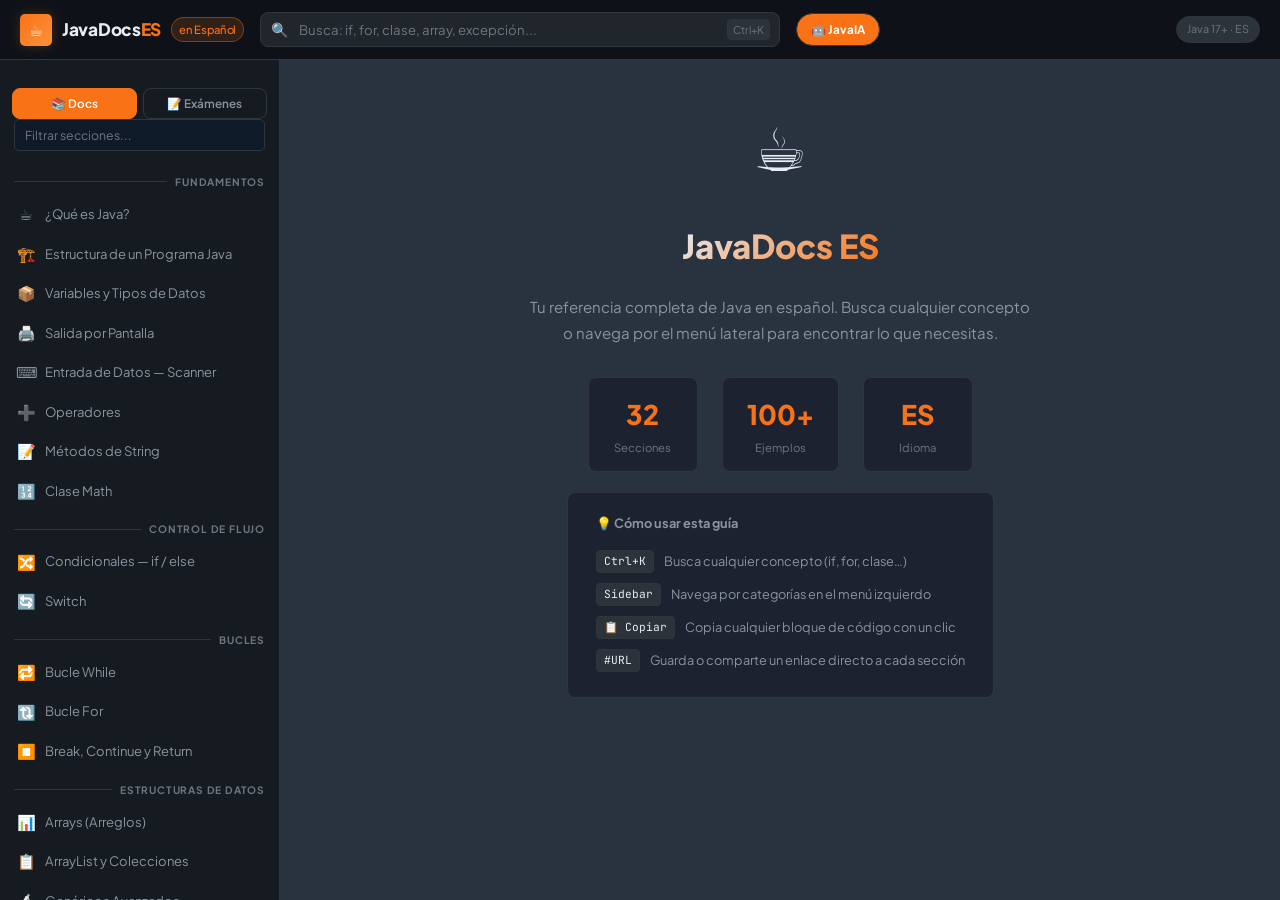
<file: index.html>
<!DOCTYPE html>
<html lang="es">
<head>
  <!-- ============================================================
       JAVADOCS ES — Documentación Java en Español
       Archivo principal: index.html
       ============================================================ -->
  <meta charset="UTF-8" />
  <meta name="viewport" content="width=device-width, initial-scale=1.0" />
  <title>JavaDocs ES — Documentación Java en Español</title>
  <meta name="description" content="Documentación completa de Java en español. Busca cualquier concepto: if, for, clases, métodos, arrays y más." />

  <!-- Fuentes de Google -->
  <link rel="preconnect" href="https://fonts.googleapis.com" />
  <link rel="preconnect" href="https://fonts.gstatic.com" crossorigin />
  <link href="https://fonts.googleapis.com/css2?family=Plus+Jakarta+Sans:wght@400;500;600;700;800&family=JetBrains+Mono:wght@400;500&display=swap" rel="stylesheet" />

  <!-- Estilos principales -->
  <link rel="stylesheet" href="estilos.css" />
</head>
<body>

  <!-- ============================================================
       BARRA SUPERIOR (Header)
       ============================================================ -->
  <header id="header">

    <!-- Botón menú hamburguesa — solo visible en móvil -->
    <button id="menu-toggle" aria-label="Abrir menú">☰</button>
    <!-- Logo -->
    <a href="#" class="header-logo" id="home-link" aria-label="Inicio">
      <div class="logo-icon">☕</div>
      <span>JavaDocs<span style="color:var(--accent)">ES</span></span>
      <span class="logo-sub">en Español</span>
    </a>

    <!-- Buscador global -->
    <div class="header-search" role="search">
      <span class="search-icon">🔍</span>
      <input
        type="search"
        id="header-search"
        placeholder="Busca: if, for, clase, array, excepción..."
        autocomplete="off"
        spellcheck="false"
        aria-label="Buscar en la documentación"
      />
      <span class="search-shortcut">Ctrl+K</span>
    </div>

    <!-- IA -->
    <a href="ia.html" class="header-badge"
      style="text-decoration:none;background:var(--accent);color:#fff;font-weight:700;padding:6px 14px;border-radius:20px;font-size:0.78rem;">🤖
      JavaIA</a>

    <!-- Info versión -->
    <div class="header-right">
      <span class="header-badge">Java 17+ · ES</span>
    </div>
  </header>

  <!-- ============================================================
       OVERLAY DE BÚSQUEDA — resultados flotantes
       ============================================================ -->
  <div id="search-overlay" role="dialog" aria-label="Resultados de búsqueda">
    <div id="search-results-panel"></div>
  </div>

  <!-- ============================================================
       LAYOUT PRINCIPAL (Sidebar + Contenido)
       ============================================================ -->
  <div id="layout">

    <!-- Overlay para cerrar sidebar en móvil -->
    <div id="sidebar-overlay"></div>

    <!-- =========================================================
         SIDEBAR — Menú lateral de navegación
         ========================================================= -->
    <nav id="sidebar" aria-label="Navegación de documentación">

      <!-- Filtro rápido dentro del sidebar -->
      <div class="sidebar-search-wrap">
        <input
          type="search"
          id="sidebar-filter"
          class="sidebar-search-input"
          placeholder="Filtrar secciones..."
          autocomplete="off"
          aria-label="Filtrar secciones"
        />
      </div>

      <!-- Los items se generan dinámicamente por scripts.js -->
      <div id="sidebar-nav" role="list"></div>
    </nav>

    <!-- =========================================================
         CONTENIDO PRINCIPAL
         ========================================================= -->
    <main id="main-content">

      <!-- ---- Pantalla de bienvenida (inicio) ---- -->
      <div id="welcome-screen" role="main">
        <div class="welcome-hero">☕</div>
        <h1 class="welcome-title">JavaDocs ES</h1>
        <p class="welcome-sub">
          Tu referencia completa de Java en español. Busca cualquier concepto
          o navega por el menú lateral para encontrar lo que necesitas.
        </p>

        <!-- Estadísticas -->
        <div class="welcome-stats">
          <div class="stat-card">
            <div class="stat-num" id="stats-sections">—</div>
            <div class="stat-label">Secciones</div>
          </div>
          <div class="stat-card">
            <div class="stat-num">100+</div>
            <div class="stat-label">Ejemplos</div>
          </div>
          <div class="stat-card">
            <div class="stat-num">ES</div>
            <div class="stat-label">Idioma</div>
          </div>
        </div>

        <!-- Consejos de uso -->
        <div class="welcome-tips">
          <h3>💡 Cómo usar esta guía</h3>
          <div class="tip-item">
            <span class="tip-key">Ctrl+K</span>
            <span>Busca cualquier concepto (if, for, clase…)</span>
          </div>
          <div class="tip-item">
            <span class="tip-key">Sidebar</span>
            <span>Navega por categorías en el menú izquierdo</span>
          </div>
          <div class="tip-item">
            <span class="tip-key">📋 Copiar</span>
            <span>Copia cualquier bloque de código con un clic</span>
          </div>
          <div class="tip-item">
            <span class="tip-key">#URL</span>
            <span>Guarda o comparte un enlace directo a cada sección</span>
          </div>
        </div>
      </div>

      <!-- ---- Sección de documentación (se llena dinámicamente) ---- -->
      <div id="doc-section">
        <div id="doc-content"></div>
        <!-- Navegación anterior / siguiente -->
        <div class="section-nav" id="section-nav"></div>
      </div>

    </main>
  </div><!-- /#layout -->

  <!-- ============================================================
       SCRIPTS
       ============================================================ -->
  <script src="scripts.js"></script>

  <!-- Enlace al inicio -->
  <script>
    document.getElementById("home-link").addEventListener("click", (e) => {
      e.preventDefault();
      window.location.hash = "";
      document.getElementById("welcome-screen").style.display = "flex";
      document.getElementById("doc-section").style.display = "none";
      document.querySelectorAll(".sidebar-item").forEach(el => el.classList.remove("active"));
    });
  </script>

</body>
</html>
</file>
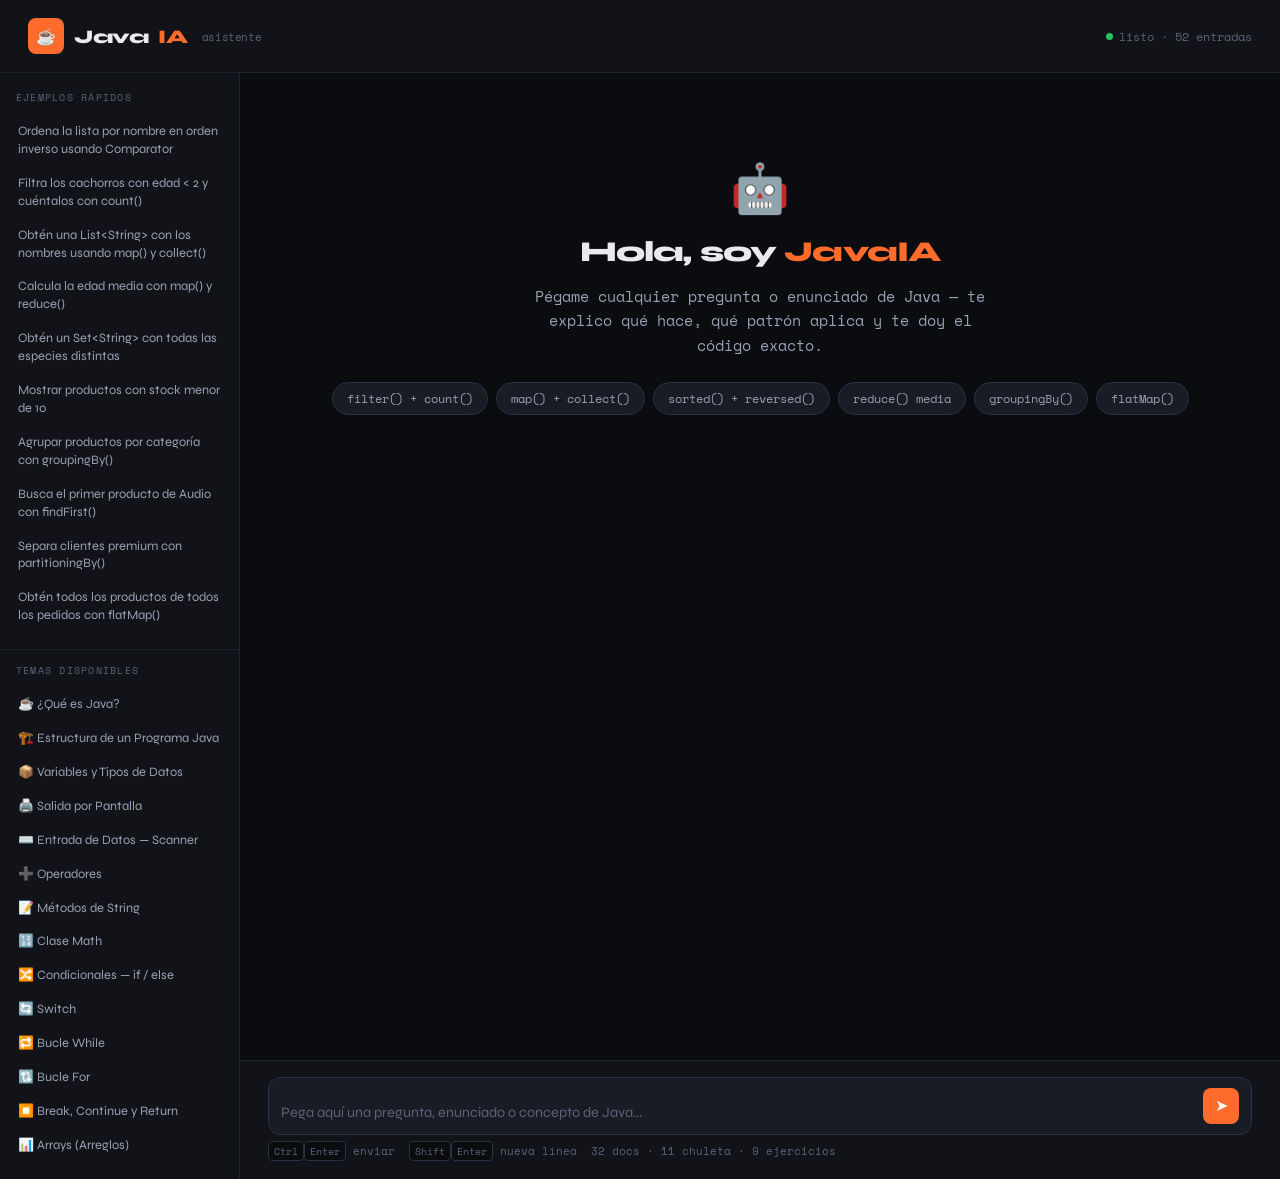
<file: ia.html>
<!DOCTYPE html>
<html lang="es">
<head>
<meta charset="UTF-8"/>
<meta name="viewport" content="width=device-width, initial-scale=1.0"/>
<title>JavaIA — Asistente Java</title>
<link rel="preconnect" href="https://fonts.googleapis.com"/>
<link href="https://fonts.googleapis.com/css2?family=Space+Mono:wght@400;700&family=Syne:wght@400;600;800&display=swap" rel="stylesheet"/>
<style>
:root {
  --bg:        #0a0c10;
  --bg2:       #111318;
  --bg3:       #181c24;
  --border:    #1e2330;
  --border2:   #2a3045;
  --accent:    #ff6b2b;
  --accent2:   #ff9a5c;
  --green:     #22c55e;
  --blue:      #60a5fa;
  --text:      #e8eaf0;
  --text2:     #9aa0b4;
  --text3:     #5a6278;
  --mono:      'Space Mono', monospace;
  --sans:      'Syne', sans-serif;
  --r:         10px;
}

*, *::before, *::after { box-sizing: border-box; margin: 0; padding: 0; }

body {
  background: var(--bg);
  color: var(--text);
  font-family: var(--sans);
  min-height: 100vh;
  display: flex;
  flex-direction: column;
}

/* ─── HEADER ─────────────────────────────────── */
header {
  display: flex;
  align-items: center;
  gap: 14px;
  padding: 18px 28px;
  border-bottom: 1px solid var(--border);
  background: var(--bg2);
  position: sticky;
  top: 0;
  z-index: 10;
}

.logo {
  display: flex;
  align-items: center;
  gap: 10px;
  font-size: 1.2rem;
  font-weight: 800;
  letter-spacing: -0.02em;
}
.logo-icon {
  width: 36px; height: 36px;
  background: var(--accent);
  border-radius: 8px;
  display: flex; align-items: center; justify-content: center;
  font-size: 1rem;
  flex-shrink: 0;
}
.logo em { color: var(--accent); font-style: normal; }
.logo-sub {
  font-size: 0.7rem;
  color: var(--text3);
  font-weight: 400;
  font-family: var(--mono);
  margin-left: 4px;
}

.header-status {
  margin-left: auto;
  display: flex;
  align-items: center;
  gap: 6px;
  font-size: 0.72rem;
  font-family: var(--mono);
  color: var(--text3);
}
.dot {
  width: 7px; height: 7px;
  border-radius: 50%;
  background: var(--text3);
}
.dot.ready { background: var(--green); animation: pulse 2s infinite; }
@keyframes pulse { 0%,100%{opacity:1} 50%{opacity:.4} }

/* ─── LAYOUT ─────────────────────────────────── */
.layout {
  display: flex;
  flex: 1;
  overflow: hidden;
  height: calc(100vh - 61px);
}

/* ─── SIDEBAR ────────────────────────────────── */
.sidebar {
  width: 240px;
  min-width: 240px;
  border-right: 1px solid var(--border);
  background: var(--bg2);
  display: flex;
  flex-direction: column;
  overflow-y: auto;
  padding: 16px 0;
}

.sidebar-title {
  font-size: 0.65rem;
  font-family: var(--mono);
  letter-spacing: .12em;
  color: var(--text3);
  text-transform: uppercase;
  padding: 0 16px 10px;
}

.example-btn {
  display: block;
  width: 100%;
  text-align: left;
  background: none;
  border: none;
  cursor: pointer;
  padding: 8px 16px;
  font-family: var(--sans);
  font-size: 0.8rem;
  color: var(--text2);
  line-height: 1.4;
  transition: background .12s, color .12s;
  border-left: 2px solid transparent;
}
.example-btn:hover {
  background: var(--bg3);
  color: var(--text);
  border-left-color: var(--accent);
}

.sidebar-section {
  margin-top: 16px;
  border-top: 1px solid var(--border);
  padding-top: 12px;
}

/* ─── CHAT AREA ──────────────────────────────── */
.chat-area {
  flex: 1;
  display: flex;
  flex-direction: column;
  overflow: hidden;
}

.messages {
  flex: 1;
  overflow-y: auto;
  padding: 28px 32px;
  display: flex;
  flex-direction: column;
  gap: 24px;
  scrollbar-width: thin;
  scrollbar-color: var(--border2) transparent;
}

/* ─── WELCOME ────────────────────────────────── */
.welcome {
  display: flex;
  flex-direction: column;
  align-items: center;
  justify-content: center;
  text-align: center;
  padding: 60px 20px;
  gap: 16px;
  animation: fadeUp .5s ease both;
}
.welcome-icon { font-size: 3rem; }
.welcome h2 {
  font-size: 1.8rem;
  font-weight: 800;
  letter-spacing: -0.03em;
}
.welcome h2 em { color: var(--accent); font-style: normal; }
.welcome p {
  color: var(--text2);
  font-size: 0.92rem;
  max-width: 480px;
  line-height: 1.65;
  font-family: var(--mono);
}

.quick-chips {
  display: flex;
  flex-wrap: wrap;
  gap: 8px;
  justify-content: center;
  margin-top: 8px;
}
.chip {
  background: var(--bg3);
  border: 1px solid var(--border2);
  border-radius: 20px;
  padding: 6px 14px;
  font-size: 0.78rem;
  color: var(--text2);
  cursor: pointer;
  font-family: var(--mono);
  transition: all .15s;
}
.chip:hover {
  border-color: var(--accent);
  color: var(--accent);
  background: rgba(255,107,43,.08);
}

@keyframes fadeUp {
  from { opacity:0; transform: translateY(16px); }
  to   { opacity:1; transform: translateY(0); }
}

/* ─── MENSAJES ───────────────────────────────── */
.msg {
  display: flex;
  gap: 14px;
  animation: fadeUp .3s ease both;
}
.msg.user { flex-direction: row-reverse; }

.avatar {
  width: 32px; height: 32px; min-width: 32px;
  border-radius: 8px;
  display: flex; align-items: center; justify-content: center;
  font-size: 0.85rem;
  font-weight: 700;
  font-family: var(--mono);
}
.avatar.ia { background: var(--accent); color: #fff; }
.avatar.user { background: var(--bg3); border: 1px solid var(--border2); color: var(--text2); }

.bubble {
  max-width: 78%;
  background: var(--bg3);
  border: 1px solid var(--border);
  border-radius: var(--r);
  padding: 14px 18px;
  font-size: 0.88rem;
  line-height: 1.7;
  color: var(--text);
}
.msg.user .bubble {
  background: rgba(255,107,43,.1);
  border-color: rgba(255,107,43,.25);
  color: var(--text);
}

/* ─── RESPUESTA ──────────────────────────────── */
.resp-section {
  margin-bottom: 14px;
}
.resp-label {
  font-size: 0.65rem;
  font-family: var(--mono);
  letter-spacing: .1em;
  text-transform: uppercase;
  color: var(--accent);
  margin-bottom: 6px;
  display: flex;
  align-items: center;
  gap: 6px;
}
.resp-label::before {
  content: '';
  display: inline-block;
  width: 10px; height: 2px;
  background: var(--accent);
}

.resp-text { color: var(--text); line-height: 1.7; }
.resp-text strong { color: var(--accent2); font-weight: 600; }

/* código inline */
.resp-text code, .inline-code {
  font-family: var(--mono);
  font-size: 0.82em;
  background: rgba(255,107,43,.12);
  border: 1px solid rgba(255,107,43,.2);
  border-radius: 4px;
  padding: 1px 5px;
  color: var(--accent2);
}

/* bloque de código */
.code-block {
  background: #0d1117;
  border: 1px solid var(--border2);
  border-radius: var(--r);
  overflow: hidden;
  margin-top: 10px;
}
.code-header {
  display: flex;
  justify-content: space-between;
  align-items: center;
  padding: 6px 14px;
  background: #161b22;
  border-bottom: 1px solid var(--border2);
}
.code-lang {
  font-family: var(--mono);
  font-size: 0.68rem;
  letter-spacing: .08em;
  text-transform: uppercase;
  color: var(--accent);
}
.copy-btn {
  font-family: var(--mono);
  font-size: 0.7rem;
  background: none;
  border: 1px solid var(--border2);
  border-radius: 5px;
  color: var(--text3);
  padding: 2px 10px;
  cursor: pointer;
  transition: all .15s;
}
.copy-btn:hover { border-color: var(--accent); color: var(--accent); }
.copy-btn.ok { border-color: var(--green); color: var(--green); }

.code-body {
  overflow-x: auto;
  padding: 14px 16px;
}
.code-body pre {
  font-family: var(--mono);
  font-size: 0.82rem;
  line-height: 1.65;
  color: #c9d1d9;
  white-space: pre;
  display: inline-block;
  min-width: 100%;
}

/* syntax highlight */
.kw  { color: #ff7b72; }
.cl  { color: #ffa657; }
.st  { color: #a5d6ff; }
.cm  { color: #6e7681; font-style: italic; }
.nu  { color: #79c0ff; }
.an  { color: #d2a8ff; }

/* fuentes relacionadas */
.sources {
  margin-top: 12px;
  display: flex;
  flex-wrap: wrap;
  gap: 6px;
}
.source-tag {
  font-family: var(--mono);
  font-size: 0.7rem;
  padding: 3px 10px;
  background: var(--bg);
  border: 1px solid var(--border2);
  border-radius: 20px;
  color: var(--text3);
  cursor: pointer;
  transition: all .15s;
}
.source-tag:hover { border-color: var(--blue); color: var(--blue); }

/* loading */
.loading .bubble {
  display: flex;
  align-items: center;
  gap: 4px;
  padding: 14px 20px;
}
.dot-loader span {
  width: 6px; height: 6px;
  border-radius: 50%;
  background: var(--accent);
  display: inline-block;
  animation: bounce .9s infinite;
}
.dot-loader span:nth-child(2) { animation-delay: .15s; }
.dot-loader span:nth-child(3) { animation-delay: .3s; }
@keyframes bounce { 0%,80%,100%{transform:scale(.7);opacity:.4} 40%{transform:scale(1);opacity:1} }

/* ─── INPUT ──────────────────────────────────── */
.input-area {
  border-top: 1px solid var(--border);
  padding: 16px 28px 20px;
  background: var(--bg2);
}

.input-wrap {
  display: flex;
  gap: 10px;
  align-items: flex-end;
  background: var(--bg3);
  border: 1px solid var(--border2);
  border-radius: 12px;
  padding: 10px 12px;
  transition: border-color .2s;
}
.input-wrap:focus-within { border-color: var(--accent); }

textarea {
  flex: 1;
  background: none;
  border: none;
  outline: none;
  color: var(--text);
  font-family: var(--sans);
  font-size: 0.9rem;
  line-height: 1.5;
  resize: none;
  min-height: 22px;
  max-height: 180px;
  overflow-y: auto;
}
textarea::placeholder { color: var(--text3); }

.send-btn {
  width: 36px; height: 36px; min-width: 36px;
  border-radius: 8px;
  background: var(--accent);
  border: none;
  cursor: pointer;
  display: flex; align-items: center; justify-content: center;
  transition: opacity .15s, transform .1s;
  color: #fff;
  font-size: 1rem;
}
.send-btn:hover { opacity: .85; }
.send-btn:active { transform: scale(.94); }
.send-btn:disabled { opacity: .3; cursor: default; }

.input-hint {
  font-size: 0.68rem;
  font-family: var(--mono);
  color: var(--text3);
  margin-top: 8px;
  display: flex;
  gap: 14px;
}
.input-hint kbd {
  background: var(--bg);
  border: 1px solid var(--border2);
  border-radius: 4px;
  padding: 1px 5px;
  font-family: var(--mono);
  font-size: 0.65rem;
}
</style>
</head>
<body>

<header>
  <div class="logo">
    <div class="logo-icon">☕</div>
    Java<em>IA</em>
    <span class="logo-sub">asistente</span>
  </div>
  <div class="header-status">
    <div class="dot" id="status-dot"></div>
    <span id="status-text">cargando base de conocimiento…</span>
  </div>
</header>

<div class="layout">
  <!-- SIDEBAR con ejemplos rápidos -->
  <aside class="sidebar">
    <div class="sidebar-title">Ejemplos rápidos</div>

    <div id="sidebar-examples"></div>

    <div class="sidebar-section">
      <div class="sidebar-title">Temas disponibles</div>
      <div id="sidebar-topics"></div>
    </div>
  </aside>

  <!-- CHAT -->
  <div class="chat-area">
    <div class="messages" id="messages">
      <div class="welcome" id="welcome">
        <div class="welcome-icon">🤖</div>
        <h2>Hola, soy <em>JavaIA</em></h2>
        <p>Pégame cualquier pregunta o enunciado de Java — te explico qué hace, qué patrón aplica y te doy el código exacto.</p>
        <div class="quick-chips" id="quick-chips"></div>
      </div>
    </div>

    <div class="input-area">
      <div class="input-wrap">
        <textarea
          id="input"
          placeholder="Pega aquí una pregunta, enunciado o concepto de Java..."
          rows="1"
        ></textarea>
        <button class="send-btn" id="send-btn" disabled title="Enviar (Ctrl+Enter)">➤</button>
      </div>
      <div class="input-hint">
        <span><kbd>Ctrl</kbd><kbd>Enter</kbd> enviar</span>
        <span><kbd>Shift</kbd><kbd>Enter</kbd> nueva línea</span>
        <span id="kb-count">0 secciones cargadas</span>
      </div>
    </div>
  </div>
</div>

<script>
// ═══════════════════════════════════════════════════════
// BASE DE CONOCIMIENTO — carga los JSONs locales
// ═══════════════════════════════════════════════════════
let KB = {
  docs: [],        // secciones de java.json
  chuleta: [],     // secciones de chuleta
  simulacro: []    // ejercicios del simulacro
};

const JSON_PATHS = [
  { key: 'docs',      path: 'java.json',                                   type: 'docs'      },
  { key: 'chuleta',   path: 'examenes/tema8/chuleta-examen-tema8.json',     type: 'chuleta'   },
  { key: 'simulacro', path: 'examenes/tema8/simulacro-tema8.json',          type: 'simulacro' }
];

async function loadKB() {
  let loaded = 0;
  for (const { key, path, type } of JSON_PATHS) {
    try {
      const res = await fetch(path);
      if (!res.ok) continue;
      const data = await res.json();
      if (type === 'docs')      KB.docs      = data.sections  || [];
      if (type === 'chuleta')   KB.chuleta   = data.secciones || [];
      if (type === 'simulacro') KB.simulacro = data.ejercicios || [];
      loaded++;
    } catch(e) { /* archivo no disponible */ }
  }
  return loaded;
}

// ═══════════════════════════════════════════════════════
// MOTOR DE BÚSQUEDA — encuentra secciones relevantes
// ═══════════════════════════════════════════════════════

// Palabras clave → secciones de docs
const KEYWORD_MAP = {
  'stream': ['streams','lambda','colecciones'],
  'filter': ['streams'],
  'map()': ['streams'],
  'collect': ['streams'],
  'reduce': ['streams'],
  'sorted': ['streams','comparable-comparator'],
  'comparator': ['comparable-comparator'],
  'comparable': ['comparable-comparator'],
  'foreach': ['streams','lambda'],
  'lambda': ['lambda','streams'],
  'arraylist': ['arraylist','colecciones'],
  'hashmap': ['colecciones'],
  'hashset': ['colecciones'],
  'list': ['colecciones','arraylist'],
  'set': ['colecciones'],
  'map': ['colecciones'],
  'iterator': ['iteradores'],
  'generic': ['genericos','genericos-avanzado'],
  'genérico': ['genericos','genericos-avanzado'],
  '<t>': ['genericos','genericos-avanzado'],
  'repositorio': ['genericos-avanzado'],
  'abstract': ['abstracto'],
  'abstracta': ['abstracto'],
  'extends': ['herencia'],
  'herencia': ['herencia'],
  'interface': ['abstracto'],
  'interfaz': ['abstracto'],
  'implements': ['abstracto','herencia'],
  'static': ['clases-objetos'],
  'equals': ['clases-objetos','encapsulacion'],
  'hashcode': ['clases-objetos'],
  'tostring': ['clases-objetos'],
  'constructor': ['constructores'],
  'encapsulacion': ['encapsulacion'],
  'getter': ['encapsulacion'],
  'setter': ['encapsulacion'],
  'try': ['trycatch'],
  'catch': ['trycatch'],
  'excepcion': ['trycatch'],
  'if': ['if-else'],
  'for': ['for'],
  'while': ['while'],
  'array': ['arrays'],
  'string': ['strings'],
  'math': ['math'],
  'scanner': ['scanner'],
  'fichero': ['ficheros'],
};

function normalizeText(t) {
  return t.toLowerCase()
    .normalize('NFD').replace(/[\u0300-\u036f]/g, '')
    .replace(/[()]/g, '');
}

function searchKB(query) {
  const q = normalizeText(query);
  const words = q.split(/\s+/).filter(w => w.length > 2);
  const results = { docs: [], chuleta: [], simulacro: [], codeExamples: [], patterns: [] };

  // ─── 1. Buscar en docs (java.json) ───────────────────
  const docScores = {};
  KB.docs.forEach(sec => {
    let score = 0;
    const secText = normalizeText(sec.title + ' ' + sec.content + ' ' + sec.tags.join(' '));

    // Tags match
    sec.tags.forEach(tag => { if (q.includes(normalizeText(tag))) score += 5; });

    // Keyword map
    for (const [kw, ids] of Object.entries(KEYWORD_MAP)) {
      if (q.includes(kw) && ids.includes(sec.id)) score += 8;
    }

    // Palabras en texto
    words.forEach(w => { if (secText.includes(w)) score += 2; });

    // ID directo
    if (q.includes(sec.id)) score += 10;

    // Subsecciones
    (sec.subsections || []).forEach(ss => {
      const ssText = normalizeText((ss.title||'') + ' ' + (ss.explanation||'') + ' ' + (ss.text||'') + ' ' + (ss.code||''));
      words.forEach(w => { if (ssText.includes(w)) score += 3; });
      if (ss.code) {
        const codeText = normalizeText(ss.code);
        words.forEach(w => { if (codeText.includes(w)) score += 2; });
      }
    });

    if (score > 0) docScores[sec.id] = { sec, score };
  });

  results.docs = Object.values(docScores)
    .sort((a,b) => b.score - a.score)
    .slice(0, 4)
    .map(x => x.sec);

  // ─── 2. Buscar en chuleta ────────────────────────────
  KB.chuleta.forEach(sec => {
    let score = 0;
    const secText = normalizeText(sec.titulo + ' ' + sec.descripcion);
    words.forEach(w => { if (secText.includes(w)) score += 2; });

    // Keywords específicos de chuleta
    const CHULETA_KW = {
      'stream': 'ej8-patron', 'filter': 'ej8-patron', 'comparator': 'ej8-patron',
      'comparable': 'ej7-patron', 'mostrarmay': 'ej7-patron',
      'gestor': 'ej6-patron', 'hashmap': 'ej6-patron', 'hashset': 'ej6-patron',
      'repositorio': 'ej5-patron', '<t>': 'ej5-patron',
      'interface': 'ej4-patron', 'interfaz': 'ej4-patron', 'informable': 'ej4-patron',
      'herencia': 'ej3-patron', 'abstract': 'ej3-patron', 'veterinario': 'ej3-patron',
      'static': 'ej2-patron', 'mascota': 'ej2-patron', 'totalmascota': 'ej2-patron',
      'propietario': 'ej1-patron', 'equals': 'ej1-patron', 'constructor copia': 'ej1-patron',
      'supervivencia': 'supervivencia', 'error': 'supervivencia',
      'plantilla': 'mini-plantillas', 'copiar': 'mini-plantillas',
    };
    for (const [kw, id] of Object.entries(CHULETA_KW)) {
      if (q.includes(kw) && sec.id === id) score += 10;
    }

    if (score > 0) results.chuleta.push({ sec, score });
  });
  results.chuleta.sort((a,b) => b.score - a.score);
  results.chuleta = results.chuleta.slice(0,2).map(x => x.sec);

  // ─── 3. Buscar en simulacro ──────────────────────────
  KB.simulacro.forEach(ej => {
    let score = 0;
    const ejText = normalizeText(ej.titulo + ' ' + ej.enunciado + ' ' + ej.apartados.join(' '));
    words.forEach(w => { if (ejText.includes(w)) score += 3; });
    if (ej.solucion?.codigo) {
      const codeText = normalizeText(ej.solucion.codigo);
      words.forEach(w => { if (codeText.includes(w)) score += 2; });
    }
    if (score > 2) results.simulacro.push({ ej, score });
  });
  results.simulacro.sort((a,b) => b.score - a.score);
  results.simulacro = results.simulacro.slice(0,2).map(x => x.ej);

  // ─── 4. Extraer ejemplos de código relevantes ────────
  results.docs.forEach(sec => {
    (sec.subsections || []).forEach(ss => {
      if (ss.code) {
        const ssText = normalizeText((ss.title||'') + ' ' + (ss.explanation||'') + ' ' + ss.code);
        const matchScore = words.filter(w => ssText.includes(w)).length;
        if (matchScore > 0) {
          results.codeExamples.push({ title: ss.title, code: ss.code, explanation: ss.explanation || ss.text || '', from: sec.title });
        }
      }
    });
  });
  results.codeExamples = results.codeExamples.slice(0, 3);

  // ─── 5. Patrones de chuleta con código ───────────────
  results.chuleta.forEach(sec => {
    sec.bloques.filter(b => b.tipo === 'codigo').forEach(b => {
      results.patterns.push({ title: b.titulo, code: b.codigo, from: sec.titulo });
    });
  });
  results.patterns = results.patterns.slice(0, 2);

  return results;
}

// ═══════════════════════════════════════════════════════
// GENERADOR DE RESPUESTA — construye HTML de respuesta
// ═══════════════════════════════════════════════════════

function detectQueryType(q) {
  const n = normalizeText(q);
  if (n.includes('que es') || n.includes('qué es') || n.includes('explica') || n.includes('define')) return 'explain';
  if (n.includes('como se') || n.includes('cómo se') || n.includes('como hacer') || n.includes('como implementar')) return 'howto';
  if (n.includes('error') || n.includes('falla') || n.includes('no compila') || n.includes('no funciona')) return 'debug';
  if (n.includes('diferencia') || n.includes('vs') || n.includes('cual es mejor')) return 'compare';
  if (n.includes('ordena') || n.includes('filtra') || n.includes('obtén') || n.includes('calcula') || n.includes('muestra')) return 'task';
  if (q.split('\n').length > 3 || q.length > 200) return 'multipart';
  return 'general';
}

function buildExplanation(query, results) {
  const type = detectQueryType(query);
  const lines = query.split('\n').map(l => l.trim()).filter(l => l.length > 2);
  const isMultipart = lines.length > 2;

  let html = '';

  // ─── Cabecera de contexto
  if (results.docs.length || results.chuleta.length) {
    const topics = [...new Set([
      ...results.docs.map(s => s.title),
      ...results.chuleta.map(s => s.titulo)
    ])].slice(0, 4);

    html += `<div class="resp-section">
      <div class="resp-label">Temas detectados</div>
      <div class="sources">
        ${topics.map(t => `<span class="source-tag">📖 ${escH(t)}</span>`).join('')}
      </div>
    </div>`;
  }

  // ─── Si es multilínea (lista de tareas tipo examen)
  if (isMultipart || type === 'multipart' || type === 'task') {
    html += buildMultipartAnswer(query, lines, results);
    return html;
  }

  // ─── Respuesta explicativa general
  html += buildGeneralAnswer(query, results, type);
  return html;
}

function buildGeneralAnswer(query, results, type) {
  let html = '';
  const q = normalizeText(query);

  // ─── Buscar la explicación más relevante en docs
  let mainExplanation = '';
  let mainTitle = '';
  for (const sec of results.docs) {
    for (const ss of (sec.subsections || [])) {
      if (ss.explanation && ss.explanation.length > 30) {
        mainExplanation = ss.explanation;
        mainTitle = ss.title;
        break;
      }
      if (ss.text && ss.text.length > 30) {
        mainExplanation = ss.text;
        mainTitle = ss.title;
        break;
      }
    }
    if (mainExplanation) break;
  }
  if (!mainExplanation && results.docs.length) {
    mainExplanation = results.docs[0].content;
    mainTitle = results.docs[0].title;
  }

  if (mainExplanation) {
    html += `<div class="resp-section">
      <div class="resp-label">${escH(mainTitle || 'Explicación')}</div>
      <div class="resp-text">${formatText(mainExplanation)}</div>
    </div>`;
  }

  // ─── Código más relevante
  if (results.codeExamples.length) {
    const ex = results.codeExamples[0];
    if (ex.explanation) {
      html += `<div class="resp-section">
        <div class="resp-label">Concepto clave</div>
        <div class="resp-text">${formatText(ex.explanation)}</div>
      </div>`;
    }
    html += `<div class="resp-section">
      <div class="resp-label">${escH(ex.title)}</div>
      ${buildCodeBlock(ex.code)}
    </div>`;
  }

  // ─── Patrón de chuleta si lo hay
  if (results.patterns.length) {
    const p = results.patterns[0];
    html += `<div class="resp-section">
      <div class="resp-label">Plantilla — ${escH(p.from)}</div>
      ${buildCodeBlock(p.code)}
    </div>`;
  }

  // ─── Si no encontró nada relevante
  if (!mainExplanation && !results.codeExamples.length) {
    html += `<div class="resp-section">
      <div class="resp-text">No encontré información exacta sobre eso en mi base de conocimiento. Prueba a reformular o a mencionar una palabra clave como <code>stream</code>, <code>HashMap</code>, <code>abstract</code>, etc.</div>
    </div>`;
  }

  return html;
}

function buildMultipartAnswer(query, lines, results) {
  let html = '';

  // Detectar si hay letras tipo a), b), c) o números
  const hasLetters = lines.some(l => /^[a-z]\)/.test(l));
  const hasNumbers = lines.some(l => /^\d+\./.test(l));

  if (hasLetters || hasNumbers) {
    // Respuesta por apartados
    html += `<div class="resp-section">
      <div class="resp-label">Respuesta por apartados</div>
    </div>`;

    const taskLines = lines.filter(l => /^[a-z\d][\).]/.test(l));

    taskLines.forEach(line => {
      const letter = line.match(/^([a-z\d])[\).]/)?.[1] || '';
      const text = line.replace(/^[a-z\d][\).]\s*/, '');
      const taskResult = analyzeTask(text, results);

      html += `<div class="resp-section" style="margin-left:0; border-left: 2px solid var(--border2); padding-left: 14px;">
        <div class="resp-label" style="color: var(--blue);">${letter ? letter.toUpperCase() + ')' : ''} ${escH(text.slice(0, 60))}${text.length > 60 ? '…' : ''}</div>
        <div class="resp-text" style="margin-bottom:8px">${formatText(taskResult.explanation)}</div>
        ${taskResult.code ? buildCodeBlock(taskResult.code) : ''}
      </div>`;
    });

    // Si quedan líneas sin letra (contexto adicional)
    const contextLines = lines.filter(l => !/^[a-z\d][\).]/.test(l));
    if (contextLines.length && results.codeExamples.length) {
      html += `<div class="resp-section">
        <div class="resp-label">Código de referencia adicional</div>
        ${buildCodeBlock(results.codeExamples[0].code)}
      </div>`;
    }

  } else {
    // Lista sin letras — analizar en conjunto
    html += buildGeneralAnswer(query, results, 'general');
  }

  return html;
}

// ─── Analiza una tarea concreta y devuelve explicación + código
function analyzeTask(taskText, results) {
  const t = normalizeText(taskText);
  let explanation = '';
  let code = '';

  // Patrones específicos de Stream
  if (t.includes('sort') || t.includes('orden')) {
    if (t.includes('revers') || t.includes('invers') || t.includes('descendente') || t.includes('desc')) {
      if (t.includes('thencompar') || t.includes('empate') || t.includes('especie')) {
        explanation = 'Usa <code>Comparator.comparing()</code> encadenado con <code>.thenComparing()</code> para criterio secundario. El <code>.reversed()</code> aplica al comparador que lo recibe.';
        code = 'lista.sort(\n    Comparator.comparing(Mascota::getEspecie)\n              .thenComparing(Comparator.comparing(Mascota::getEdad).reversed())\n);';
      } else {
        explanation = 'Usa <code>Comparator.comparing(getter).reversed()</code> para invertir el orden.';
        code = 'lista.sort(Comparator.comparing(Mascota::getNombre).reversed());';
      }
    } else {
      explanation = 'Usa <code>lista.sort(Comparator.comparing(getter))</code> para orden ascendente. Esto modifica la lista original.';
      code = 'lista.sort(Comparator.comparing(Mascota::getEdad));\nlista.forEach(System.out::println);';
    }
  } else if (t.includes('filtr') || t.includes('filter')) {
    if (t.includes('cachorro') || t.includes('edad < 2') || t.includes('edad<2')) {
      explanation = '<code>filter()</code> devuelve solo los elementos que cumplan la condición. <code>count()</code> cuenta cuántos hay sin crear lista.';
      code = 'long numCachorros = lista.stream()\n    .filter(m -> m.getEdad() < 2)\n    .count();\nSystem.out.println("Cachorros: " + numCachorros);';
    } else if (t.includes('perro') || t.includes('especie')) {
      explanation = 'Encadena <code>filter()</code> + <code>sorted()</code> + <code>forEach()</code>. Los streams no modifican la lista original.';
      code = 'lista.stream()\n    .filter(m -> m.getEspecie().equals("Perro"))\n    .sorted(Comparator.comparing(Mascota::getNombre))\n    .forEach(System.out::println);';
    } else {
      explanation = '<code>stream().filter(condicion)</code> devuelve un nuevo stream solo con los elementos que cumplen la condición.';
      code = 'List<Mascota> resultado = lista.stream()\n    .filter(m -> /* condición */)\n    .collect(Collectors.toList());';
    }
  } else if (t.includes('nombre') && (t.includes('map') || t.includes('obtén') || t.includes('lista'))) {
    explanation = '<code>map()</code> transforma cada elemento. Aquí convierte cada <code>Mascota</code> en su nombre (<code>String</code>). <code>collect(Collectors.toList())</code> recoge el resultado.';
    code = 'List<String> nombres = lista.stream()\n    .map(Mascota::getNombre)\n    .collect(Collectors.toList());\nSystem.out.println(nombres);';
  } else if (t.includes('media') || t.includes('promedio')) {
    explanation = '<code>map()</code> extrae la edad (int). <code>reduce(0, Integer::sum)</code> suma todos. Divide fuera del stream para obtener la media.';
    code = 'double media = lista.stream()\n    .map(Mascota::getEdad)\n    .reduce(0, Integer::sum)\n    / (double) lista.size();\nSystem.out.println("Edad media: " + media);';
  } else if (t.includes('distint') || t.includes('especies') || t.includes('set<string>')) {
    explanation = '<code>map()</code> extrae el campo. <code>distinct()</code> elimina duplicados del stream. <code>collect(Collectors.toSet())</code> recoge en un <code>Set</code> (también sin repetidos).';
    code = 'Set<String> especies = lista.stream()\n    .map(Mascota::getEspecie)\n    .distinct()\n    .collect(Collectors.toSet());\nSystem.out.println(especies);';
  } else if (t.includes('mostrar') || t.includes('muestra') || t.includes('imprim')) {
    if (t.includes('todos') || t.includes('foreach')) {
      explanation = '<code>forEach()</code> es la forma más limpia de mostrar todos los elementos. Con referencia a método queda muy compacto.';
      code = 'lista.forEach(System.out::println);\n// equivalente a:\nlista.forEach(x -> System.out.println(x));';
    } else {
      explanation = 'Usa <code>stream().filter().forEach()</code> para mostrar los que cumplan una condición.';
      code = 'lista.stream()\n    .filter(x -> condicion)\n    .forEach(System.out::println);';
    }
  } else if (t.includes('agrupar') || t.includes('groupingby') || t.includes('map<string')) {
    explanation = '<code>Collectors.groupingBy()</code> agrupa los elementos en un <code>Map</code> usando el getter como clave.';
    code = 'Map<String, List<Mascota>> porEspecie = lista.stream()\n    .collect(Collectors.groupingBy(Mascota::getEspecie));\n\n// Con conteo:\nMap<String, Long> conteo = lista.stream()\n    .collect(Collectors.groupingBy(Mascota::getEspecie, Collectors.counting()));';
  } else if (t.includes('anymatch') || t.includes('allm') || t.includes('nonem')) {
    explanation = '<code>anyMatch()</code> devuelve <code>true</code> si al menos uno cumple. <code>allMatch()</code> si todos. <code>noneMatch()</code> si ninguno.';
    code = 'boolean hayJovenes  = lista.stream().anyMatch(m -> m.getEdad() < 2);\nboolean todosMayores = lista.stream().allMatch(m -> m.getEdad() >= 0);\nboolean sinGatos     = lista.stream().noneMatch(m -> m.getEspecie().equals("Gato"));';
  } else if (t.includes('max') || t.includes('min') || t.includes('mas caro') || t.includes('más caro')) {
    explanation = '<code>max()</code> y <code>min()</code> devuelven un <code>Optional</code>. Usa <code>.ifPresent()</code> o <code>.get()</code> para acceder al valor.';
    code = 'Optional<Mascota> mayor = lista.stream()\n    .max(Comparator.comparing(Mascota::getEdad));\nmayor.ifPresent(m -> System.out.println("Mayor: " + m));\n\nOptional<Mascota> menor = lista.stream()\n    .min(Comparator.comparing(Mascota::getEdad));\nmenor.ifPresent(m -> System.out.println("Menor: " + m));';
  } else if (t.includes('findfirst') || t.includes('primer')) {
    explanation = '<code>findFirst()</code> devuelve el primer elemento que pasa el filtro como <code>Optional</code>.';
    code = 'Optional<Mascota> primero = lista.stream()\n    .filter(m -> m.getEspecie().equals("Perro"))\n    .findFirst();\nprimero.ifPresent(System.out::println);';
  } else if (t.includes('partition') || t.includes('separar') || t.includes('premium')) {
    explanation = '<code>Collectors.partitioningBy()</code> divide en dos grupos: los que cumplen la condición (<code>true</code>) y los que no (<code>false</code>).';
    code = 'Map<Boolean, List<Mascota>> particion = lista.stream()\n    .collect(Collectors.partitioningBy(m -> m.getEdad() < 2));\nList<Mascota> cachorros = particion.get(true);\nList<Mascota> adultos   = particion.get(false);';
  } else if (t.includes('flatmap') || t.includes('pedido')) {
    explanation = '<code>flatMap()</code> "aplana" listas dentro de objetos. Si cada pedido tiene una lista de productos, <code>flatMap</code> los junta todos en un solo stream.';
    code = 'List<String> todosProductos = pedidos.stream()\n    .flatMap(p -> p.getProductos().stream())\n    .distinct()\n    .collect(Collectors.toList());';
  } else if (t.includes('mapToDouble') || t.includes('sum') || t.includes('precio total') || t.includes('suma')) {
    explanation = '<code>mapToDouble()</code> convierte a un <code>DoubleStream</code> que tiene el método <code>.sum()</code> directamente.';
    code = 'double total = lista.stream()\n    .mapToDouble(Mascota::getPrecio)  // o getEdad() según el campo\n    .sum();\nSystem.out.println("Total: " + total);';
  } else {
    // Búsqueda genérica
    const matchingCode = results.codeExamples.find(ex => {
      const exText = normalizeText(ex.title + ' ' + ex.explanation + ' ' + ex.code);
      const words = t.split(/\s+/).filter(w => w.length > 3);
      return words.filter(w => exText.includes(w)).length >= 2;
    });
    if (matchingCode) {
      explanation = matchingCode.explanation || 'Ejemplo relevante encontrado en la documentación.';
      code = matchingCode.code;
    } else {
      explanation = 'Analiza el contexto: usa <code>lista.stream()</code> como punto de partida y encadena las operaciones necesarias.';
      code = results.codeExamples[0]?.code || '';
    }
  }

  return { explanation, code };
}

// ═══════════════════════════════════════════════════════
// UTILIDADES DE RENDERIZADO
// ═══════════════════════════════════════════════════════

function escH(s) {
  if (!s) return '';
  return s.replace(/&/g,'&amp;').replace(/</g,'&lt;').replace(/>/g,'&gt;').replace(/"/g,'&quot;');
}

function formatText(text) {
  if (!text) return '';
  return escH(text)
    .replace(/`([^`]+)`/g, '<code>$1</code>')
    .replace(/\*\*([^*]+)\*\*/g, '<strong>$1</strong>')
    .replace(/'([A-Z][a-zA-Z<>]+\(\))'/g, '<code>$1</code>')
    .replace(/\n/g, '<br>');
}

let cbCounter = 0;
function buildCodeBlock(code) {
  if (!code) return '';
  const id = 'cb' + (++cbCounter);
  const highlighted = highlightJava(escH(code));
  return `<div class="code-block">
    <div class="code-header">
      <span class="code-lang">java</span>
      <button class="copy-btn" onclick="copyCode('${id}',this)">copiar</button>
    </div>
    <div class="code-body"><pre id="${id}">${highlighted}</pre></div>
  </div>`;
}

function highlightJava(code) {
  const KW = /\b(public|private|protected|static|void|int|double|float|boolean|char|String|long|short|byte|final|class|interface|abstract|extends|implements|new|return|if|else|for|while|do|switch|case|default|break|continue|import|package|this|super|try|catch|finally|throw|throws|null|true|false|instanceof|enum|var)\b/g;
  const AN = /(@[A-Za-z]+)\b/g;
  const CM = /(\/\/[^\n]*|\/\*[\s\S]*?\*\/)/g;
  const ST = /(&#34;(?:[^&#]|&#34;)*?&#34;|&quot;(?:[^&]|&(?!quot;))*?&quot;)/g;
  const NU = /\b(\d+\.?\d*)\b/g;
  const CL = /\b([A-Z][A-Za-z0-9_]*)\b/g;

  const cph = [], sph = [];
  code = code.replace(CM, m => { cph.push(m); return `__C${cph.length-1}__`; });
  code = code.replace(ST, m => { sph.push(m); return `__S${sph.length-1}__`; });
  code = code.replace(AN, '<span class="an">$1</span>');
  code = code.replace(KW, '<span class="kw">$1</span>');
  code = code.replace(NU, '<span class="nu">$1</span>');
  code = code.replace(CL, '<span class="cl">$1</span>');
  sph.forEach((s,i) => code = code.replace(`__S${i}__`, `<span class="st">${s}</span>`));
  cph.forEach((c,i) => code = code.replace(`__C${i}__`, `<span class="cm">${c}</span>`));
  return code;
}

function copyCode(id, btn) {
  const pre = document.getElementById(id);
  if (!pre) return;
  navigator.clipboard.writeText(pre.textContent).then(() => {
    btn.textContent = '✓ copiado'; btn.classList.add('ok');
    setTimeout(() => { btn.textContent = 'copiar'; btn.classList.remove('ok'); }, 1800);
  }).catch(() => {
    const ta = document.createElement('textarea');
    ta.value = pre.textContent;
    ta.style.cssText = 'position:fixed;opacity:0';
    document.body.appendChild(ta); ta.select(); document.execCommand('copy'); document.body.removeChild(ta);
    btn.textContent = '✓ copiado'; btn.classList.add('ok');
    setTimeout(() => { btn.textContent = 'copiar'; btn.classList.remove('ok'); }, 1800);
  });
}

// ═══════════════════════════════════════════════════════
// CHAT — añadir mensajes
// ═══════════════════════════════════════════════════════

function addMsg(role, html, isHTML = false) {
  const msgs = document.getElementById('messages');
  const welcome = document.getElementById('welcome');
  if (welcome) welcome.style.display = 'none';

  const div = document.createElement('div');
  div.className = `msg ${role}`;

  const avatar = document.createElement('div');
  avatar.className = `avatar ${role}`;
  avatar.textContent = role === 'ia' ? 'IA' : 'tú';

  const bubble = document.createElement('div');
  bubble.className = 'bubble';
  if (isHTML) bubble.innerHTML = html;
  else bubble.textContent = html;

  div.appendChild(avatar);
  div.appendChild(bubble);
  msgs.appendChild(div);
  msgs.scrollTop = msgs.scrollHeight;
  return div;
}

function addLoading() {
  const div = document.createElement('div');
  div.className = 'msg ia loading';
  div.innerHTML = `<div class="avatar ia">IA</div>
    <div class="bubble"><div class="dot-loader"><span></span><span></span><span></span></div></div>`;
  document.getElementById('messages').appendChild(div);
  document.getElementById('messages').scrollTop = 99999;
  return div;
}

// ═══════════════════════════════════════════════════════
// ENVIAR CONSULTA
// ═══════════════════════════════════════════════════════

async function sendQuery(queryText) {
  if (!queryText.trim()) return;

  addMsg('user', queryText);

  const loader = addLoading();

  // Simular procesamiento (buscar en KB)
  await new Promise(r => setTimeout(r, 400 + Math.random() * 300));

  const results = searchKB(queryText);
  const responseHTML = buildExplanation(queryText, results);

  loader.remove();
  addMsg('ia', responseHTML, true);
}

// ═══════════════════════════════════════════════════════
// SIDEBAR — ejemplos y temas
// ═══════════════════════════════════════════════════════

const SIDEBAR_EXAMPLES = [
  'Ordena la lista por nombre en orden inverso usando Comparator',
  'Filtra los cachorros con edad < 2 y cuéntalos con count()',
  'Obtén una List<String> con los nombres usando map() y collect()',
  'Calcula la edad media con map() y reduce()',
  'Obtén un Set<String> con todas las especies distintas',
  'Mostrar productos con stock menor de 10',
  'Agrupar productos por categoría con groupingBy()',
  'Busca el primer producto de Audio con findFirst()',
  'Separa clientes premium con partitioningBy()',
  'Obtén todos los productos de todos los pedidos con flatMap()',
];

const QUICK_CHIPS = [
  'filter() + count()',
  'map() + collect()',
  'sorted() + reversed()',
  'reduce() media',
  'groupingBy()',
  'flatMap()',
];

function buildSidebar() {
  const ex = document.getElementById('sidebar-examples');
  SIDEBAR_EXAMPLES.forEach(text => {
    const btn = document.createElement('button');
    btn.className = 'example-btn';
    btn.textContent = text;
    btn.onclick = () => {
      document.getElementById('input').value = text;
      autoResize(document.getElementById('input'));
      sendQuery(text);
    };
    ex.appendChild(btn);
  });

  // Chips rápidos
  const chips = document.getElementById('quick-chips');
  QUICK_CHIPS.forEach(text => {
    const btn = document.createElement('button');
    btn.className = 'chip';
    btn.textContent = text;
    btn.onclick = () => sendQuery(text);
    chips.appendChild(btn);
  });

  // Temas del KB
  const topics = document.getElementById('sidebar-topics');
  KB.docs.slice(0, 14).forEach(sec => {
    const btn = document.createElement('button');
    btn.className = 'example-btn';
    btn.textContent = `${sec.icon || '📖'} ${sec.title}`;
    btn.onclick = () => sendQuery(`Explícame ${sec.title}`);
    topics.appendChild(btn);
  });
}

// ═══════════════════════════════════════════════════════
// INPUT — auto-resize y eventos
// ═══════════════════════════════════════════════════════

function autoResize(ta) {
  ta.style.height = 'auto';
  ta.style.height = Math.min(ta.scrollHeight, 180) + 'px';
}

document.addEventListener('DOMContentLoaded', async () => {
  const input   = document.getElementById('input');
  const sendBtn = document.getElementById('send-btn');
  const statusDot  = document.getElementById('status-dot');
  const statusText = document.getElementById('status-text');
  const kbCount    = document.getElementById('kb-count');

  // Cargar KB
  const loaded = await loadKB();
  const total = KB.docs.length + KB.chuleta.length + KB.simulacro.length;

  if (total > 0) {
    statusDot.classList.add('ready');
    statusText.textContent = 'listo · ' + total + ' entradas';
    kbCount.textContent = `${KB.docs.length} docs · ${KB.chuleta.length} chuleta · ${KB.simulacro.length} ejercicios`;
    sendBtn.disabled = false;
    buildSidebar();
  } else {
    statusText.textContent = 'sin datos locales — comprueba que java.json existe';
  }

  input.addEventListener('input', () => autoResize(input));

  input.addEventListener('keydown', e => {
    if (e.key === 'Enter' && e.ctrlKey) {
      e.preventDefault();
      const query = input.value.trim();
      if (query) { sendQuery(query); input.value = ''; autoResize(input); }
    }
  });

  sendBtn.addEventListener('click', () => {
    const query = input.value.trim();
    if (query) { sendQuery(query); input.value = ''; autoResize(input); }
  });
});
</script>
</body>
</html>
</file>
<file: estilos.css>
/* ============================================================
   JAVADOCS ES — Hoja de Estilos Principal
   Tema oscuro moderno con acentos en naranja/ámbar Java
   ============================================================ */

/* ---- Variables de diseño ---- */
:root {
  --bg-main: #0f1a29e3;
  --bg-sidebar: #161b22;
  --bg-card: #1c2230;
  --bg-code: #0d1117;
  --bg-code-header: #161b22;
  --bg-search: #21262d;
  --bg-hover: #21262d;
  --bg-active: #2d333b;

  --accent: #f97316;
  --accent-glow: rgba(249, 115, 22, 0.25);
  --accent-dim: #c2540a;
  --accent-light: #fed7aa;
  --accent-tag: rgba(249, 115, 22, 0.15);

  --text-primary: #e6edf3;
  --text-secondary: #8b949e;
  --text-muted: #6e7681;
  --text-code: #e6edf3;
  --text-accent: #f97316;

  --border: #30363d;
  --border-hover: #484f58;
  --border-accent: rgba(249, 115, 22, 0.4);

  --sidebar-width: 280px;
  --header-height: 60px;
  --radius: 8px;
  --radius-sm: 5px;

  --font-sans: 'Plus Jakarta Sans', system-ui, sans-serif;
  --font-mono: 'JetBrains Mono', 'Fira Code', monospace;

  --shadow-sm: 0 2px 8px rgba(0, 0, 0, .35);
  --shadow-md: 0 4px 20px rgba(0, 0, 0, .45);
  --shadow-glow: 0 0 20px var(--accent-glow);
}

/* ---- Reset y base ---- */
*,
*::before,
*::after {
  box-sizing: border-box;
  margin: 0;
  padding: 0;
}

html {
  scroll-behavior: smooth;
  font-size: 15px;
}

body {
  font-family: var(--font-sans);
  background: var(--bg-main);
  color: var(--text-primary);
  line-height: 1.7;
  overflow-x: hidden;
}

a {
  color: var(--accent);
  text-decoration: none;
}

a:hover {
  text-decoration: underline;
}

/* ============================================================
   BARRA SUPERIOR
   ============================================================ */
#header {
  position: fixed;
  top: 0;
  left: 0;
  right: 0;
  height: var(--header-height);
  background: rgba(13, 17, 23, 0.95);
  backdrop-filter: blur(12px);
  border-bottom: 1px solid var(--border);
  display: flex;
  align-items: center;
  padding: 0 20px;
  gap: 16px;
  z-index: 200;
}

/* Logo */
.header-logo {
  display: flex;
  align-items: center;
  gap: 10px;
  font-weight: 800;
  font-size: 1.15rem;
  color: var(--text-primary);
  white-space: nowrap;
  letter-spacing: -0.3px;
}

.header-logo .logo-icon {
  width: 32px;
  height: 32px;
  background: linear-gradient(135deg, var(--accent), #fb923c);
  border-radius: var(--radius-sm);
  display: flex;
  align-items: center;
  justify-content: center;
  font-size: 16px;
  box-shadow: 0 0 12px var(--accent-glow);
}

.header-logo .logo-sub {
  color: var(--accent);
  font-size: 0.75rem;
  font-weight: 500;
  background: var(--accent-tag);
  padding: 2px 7px;
  border-radius: 20px;
  border: 1px solid var(--border-accent);
}

/* Buscador del header */
.header-search {
  flex: 1;
  max-width: 520px;
  position: relative;
}

.header-search input {
  width: 100%;
  background: var(--bg-search);
  border: 1px solid var(--border);
  border-radius: 8px;
  padding: 8px 14px 8px 38px;
  color: var(--text-primary);
  font-family: var(--font-sans);
  font-size: 0.88rem;
  transition: border .2s, box-shadow .2s;
  outline: none;
}

.header-search input:focus {
  border-color: var(--accent);
  box-shadow: 0 0 0 3px var(--accent-glow);
}

.header-search input::placeholder {
  color: var(--text-muted);
}

.header-search .search-icon {
  position: absolute;
  left: 11px;
  top: 50%;
  transform: translateY(-50%);
  color: var(--text-muted);
  font-size: 14px;
  pointer-events: none;
}

.search-shortcut {
  position: absolute;
  right: 10px;
  top: 50%;
  transform: translateY(-50%);
  background: var(--bg-active);
  border: 1px solid var(--border);
  border-radius: 4px;
  padding: 1px 5px;
  font-size: 0.7rem;
  color: var(--text-muted);
}

/* Botón menú móvil */
#menu-toggle {
  display: none;
  background: none;
  border: 1px solid var(--border);
  border-radius: var(--radius-sm);
  color: var(--text-secondary);
  padding: 6px 10px;
  cursor: pointer;
  font-size: 18px;
  transition: border-color .2s, color .2s;
}

#menu-toggle:hover {
  border-color: var(--accent);
  color: var(--accent);
}

/* Header right */
.header-right {
  display: flex;
  align-items: center;
  gap: 10px;
  margin-left: auto;
}

.header-badge {
  font-size: 0.72rem;
  color: var(--text-muted);
  background: var(--bg-active);
  border: 1px solid var(--border);
  border-radius: 20px;
  padding: 3px 10px;
}

/* ============================================================
   RESULTADOS DE BÚSQUEDA
   ============================================================ */
#search-overlay {
  display: none;
  position: fixed;
  top: var(--header-height);
  left: 0;
  right: 0;
  bottom: 0;
  background: rgba(0, 0, 0, 0.7);
  z-index: 150;
  backdrop-filter: blur(4px);
}

#search-results-panel {
  max-width: 680px;
  margin: 24px auto;
  background: var(--bg-card);
  border: 1px solid var(--border);
  border-radius: 12px;
  overflow: hidden;
  box-shadow: var(--shadow-md);
  max-height: calc(100vh - 140px);
  overflow-y: auto;
}

.search-results-header {
  padding: 14px 20px;
  border-bottom: 1px solid var(--border);
  font-size: 0.83rem;
  color: var(--text-muted);
  display: flex;
  justify-content: space-between;
  align-items: center;
}

.search-result-item {
  padding: 14px 20px;
  cursor: pointer;
  border-bottom: 1px solid var(--border);
  transition: background .15s;
  display: flex;
  align-items: flex-start;
  gap: 14px;
}

.search-result-item:hover {
  background: var(--bg-hover);
}

.search-result-item:last-child {
  border-bottom: none;
}

.result-icon {
  font-size: 1.4rem;
  width: 36px;
  height: 36px;
  background: var(--bg-main);
  border-radius: var(--radius-sm);
  display: flex;
  align-items: center;
  justify-content: center;
  flex-shrink: 0;
}

.result-info {
  flex: 1;
}

.result-title {
  font-weight: 600;
  font-size: 0.9rem;
  color: var(--text-primary);
}

.result-title mark {
  background: var(--accent-tag);
  color: var(--accent);
  border-radius: 3px;
  padding: 0 2px;
}

.result-category {
  font-size: 0.75rem;
  color: var(--text-muted);
  margin-top: 2px;
}

.result-snippet {
  font-size: 0.8rem;
  color: var(--text-secondary);
  margin-top: 4px;
}

.search-no-results {
  padding: 40px;
  text-align: center;
  color: var(--text-muted);
}

/* ============================================================
   LAYOUT PRINCIPAL
   ============================================================ */
#layout {
  display: flex;
  margin-top: var(--header-height);
  min-height: calc(100vh - var(--header-height));
}

/* ============================================================
   SIDEBAR
   ============================================================ */
#sidebar {
  width: var(--sidebar-width);
  background: var(--bg-sidebar);
  border-right: 1px solid var(--border);
  position: fixed;
  top: var(--header-height);
  left: 0;
  bottom: 0;
  overflow-y: auto;
  overflow-x: hidden;
  padding: 16px 0 40px;
  transition: transform .3s ease;
  z-index: 100;
  scrollbar-width: thin;
  scrollbar-color: var(--border) transparent;
}

#sidebar::-webkit-scrollbar {
  width: 4px;
}

#sidebar::-webkit-scrollbar-track {
  background: transparent;
}

#sidebar::-webkit-scrollbar-thumb {
  background: var(--border);
  border-radius: 4px;
}

/* Filtro de búsqueda del sidebar */
.sidebar-search-wrap {
  padding: 0 14px 12px;
}

.sidebar-search-input {
  width: 100%;
  background: var(--bg-main);
  border: 1px solid var(--border);
  border-radius: var(--radius-sm);
  padding: 7px 10px;
  color: var(--text-primary);
  font-family: var(--font-sans);
  font-size: 0.82rem;
  outline: none;
  transition: border .2s;
}

.sidebar-search-input:focus {
  border-color: var(--border-accent);
}

.sidebar-search-input::placeholder {
  color: var(--text-muted);
}

/* Categorías */
.sidebar-category {
  padding: 10px 14px 4px;
  font-size: 0.68rem;
  font-weight: 700;
  letter-spacing: 0.8px;
  text-transform: uppercase;
  color: var(--text-muted);
  display: flex;
  align-items: center;
  gap: 6px;
}

.sidebar-category::before {
  content: '';
  flex: 1;
  height: 1px;
  background: var(--border);
  margin-right: 2px;
}

/* Items del sidebar */
.sidebar-item {
  display: flex;
  align-items: center;
  gap: 9px;
  padding: 7px 14px;
  cursor: pointer;
  border-radius: 0;
  font-size: 0.87rem;
  color: var(--text-secondary);
  transition: background .15s, color .15s, border-left .15s;
  border-left: 2px solid transparent;
  position: relative;
}

.sidebar-item:hover {
  background: var(--bg-hover);
  color: var(--text-primary);
  border-left-color: var(--border-hover);
}

.sidebar-item.active {
  background: var(--accent-tag);
  color: var(--accent);
  border-left-color: var(--accent);
  font-weight: 600;
}

.sidebar-item .item-icon {
  font-size: 1rem;
  width: 20px;
  text-align: center;
}

.sidebar-item .item-label {
  flex: 1;
}

/* ============================================================
   CONTENIDO PRINCIPAL
   ============================================================ */
#main-content {
  margin-left: var(--sidebar-width);
  flex: 1;
  padding: 36px 48px 80px;
  min-height: calc(100vh - var(--header-height));
  /* Sin max-width: ocupa todo el espacio disponible */
  box-sizing: border-box;
}

/* ---- Estado vacío / bienvenida ---- */
#welcome-screen {
  display: flex;
  flex-direction: column;
  align-items: center;
  justify-content: center;
  min-height: 60vh;
  text-align: center;
  gap: 20px;
  animation: fadeIn .5s ease;
}

.welcome-hero {
  font-size: 4rem;
}

.welcome-title {
  font-size: 2.2rem;
  font-weight: 800;
  background: linear-gradient(135deg, var(--text-primary), var(--accent));
  -webkit-background-clip: text;
  -webkit-text-fill-color: transparent;
  background-clip: text;
}

.welcome-sub {
  color: var(--text-secondary);
  max-width: 500px;
  font-size: 1rem;
}

.welcome-stats {
  display: flex;
  gap: 24px;
  flex-wrap: wrap;
  justify-content: center;
  margin-top: 12px;
}

.stat-card {
  background: var(--bg-card);
  border: 1px solid var(--border);
  border-radius: var(--radius);
  padding: 14px 24px;
  text-align: center;
  min-width: 110px;
}

.stat-num {
  font-size: 1.8rem;
  font-weight: 800;
  color: var(--accent);
}

.stat-label {
  font-size: 0.75rem;
  color: var(--text-muted);
}

.welcome-tips {
  background: var(--bg-card);
  border: 1px solid var(--border);
  border-radius: var(--radius);
  padding: 20px 28px;
  max-width: 480px;
  text-align: left;
}

.welcome-tips h3 {
  font-size: 0.85rem;
  color: var(--text-secondary);
  margin-bottom: 10px;
}

.tip-item {
  display: flex;
  align-items: center;
  gap: 10px;
  padding: 5px 0;
  font-size: 0.85rem;
  color: var(--text-secondary);
}

.tip-key {
  background: var(--bg-active);
  border: 1px solid var(--border);
  border-radius: 4px;
  padding: 1px 7px;
  font-family: var(--font-mono);
  font-size: 0.75rem;
  color: var(--text-primary);
  white-space: nowrap;
}

/* ============================================================
   SECCIÓN DE DOCUMENTACIÓN
   ============================================================ */
#doc-section {
  display: none;
  animation: fadeIn .3s ease;
}

/* Breadcrumb */
.breadcrumb {
  display: flex;
  align-items: center;
  gap: 8px;
  font-size: 0.8rem;
  color: var(--text-muted);
  margin-bottom: 20px;
}

.breadcrumb span {
  color: var(--accent);
}

/* Título de la sección */
.doc-header {
  display: flex;
  align-items: flex-start;
  gap: 16px;
  margin-bottom: 28px;
  padding-bottom: 24px;
  border-bottom: 1px solid var(--border);
}

.doc-icon {
  font-size: 2.4rem;
  width: 60px;
  height: 60px;
  background: var(--accent-tag);
  border: 1px solid var(--border-accent);
  border-radius: 12px;
  display: flex;
  align-items: center;
  justify-content: center;
  flex-shrink: 0;
}

.doc-title {
  flex: 1;
}

.doc-title h1 {
  font-size: 1.8rem;
  font-weight: 800;
  letter-spacing: -0.5px;
  margin-bottom: 6px;
}

.doc-title .doc-intro {
  color: var(--text-secondary);
  font-size: 0.92rem;
  line-height: 1.6;
}

.category-badge {
  display: inline-flex;
  align-items: center;
  gap: 5px;
  background: var(--accent-tag);
  color: var(--accent);
  border: 1px solid var(--border-accent);
  border-radius: 20px;
  padding: 3px 12px;
  font-size: 0.75rem;
  font-weight: 600;
  margin-top: 8px;
}

/* Subsecciones */
.subsection {
  margin-bottom: 32px;
  width: 100%;
  box-sizing: border-box;
}

.subsection-title {
  font-size: 1.05rem;
  font-weight: 700;
  color: var(--text-primary);
  margin-bottom: 10px;
  display: flex;
  align-items: center;
  gap: 8px;
}

.subsection-title::before {
  content: '';
  width: 3px;
  height: 18px;
  background: var(--accent);
  border-radius: 2px;
}

.subsection-text {
  color: var(--text-secondary);
  font-size: 0.9rem;
  margin-bottom: 12px;
  line-height: 1.7;
}

/* Explicación didáctica dentro de subsección */
.subsection-explanation {
  background: var(--bg-tertiary);
  border-left: 3px solid var(--accent);
  border-radius: 0 8px 8px 0;
  color: var(--text-secondary);
  font-size: 0.88rem;
  line-height: 1.75;
  margin-bottom: 14px;
  padding: 10px 14px;
}

/* Lista dentro de subsección */
.subsection-list {
  list-style: none;
  display: flex;
  flex-direction: column;
  gap: 6px;
  margin-bottom: 12px;
}

.subsection-list li {
  display: flex;
  align-items: flex-start;
  gap: 10px;
  font-size: 0.88rem;
  color: var(--text-secondary);
  padding: 6px 12px;
  background: var(--bg-card);
  border-radius: var(--radius-sm);
  border: 1px solid var(--border);
}

.subsection-list li::before {
  content: '→';
  color: var(--accent);
  flex-shrink: 0;
  font-weight: 700;
}

/* ============================================================
   BLOQUES DE CÓDIGO
   ============================================================ */
.code-block {
  background: var(--bg-code);
  border: 1px solid var(--border);
  border-radius: var(--radius);
  overflow: hidden;
  /* la caja nunca se sale del contenedor */
  margin-bottom: 16px;
  box-shadow: var(--shadow-sm);
  width: 100%;
  max-width: 100%;
  /* nunca más ancho que su padre */
  box-sizing: border-box;
  min-width: 0;
  /* permite que flex/grid la comprima */
}

.code-header {
  display: flex;
  align-items: center;
  justify-content: space-between;
  background: var(--bg-code-header);
  border-bottom: 1px solid var(--border);
  padding: 8px 14px;
}

.code-lang {
  font-size: 0.72rem;
  font-weight: 600;
  letter-spacing: 0.5px;
  color: var(--accent);
  text-transform: uppercase;
  display: flex;
  align-items: center;
  gap: 6px;
}

.code-lang::before {
  content: '';
  width: 8px;
  height: 8px;
  background: var(--accent);
  border-radius: 50%;
  opacity: 0.7;
}

.copy-btn {
  background: none;
  border: 1px solid var(--border);
  border-radius: var(--radius-sm);
  color: var(--text-muted);
  padding: 3px 10px;
  cursor: pointer;
  font-size: 0.75rem;
  font-family: var(--font-sans);
  display: flex;
  align-items: center;
  gap: 5px;
  transition: border-color .2s, color .2s, background .2s;
}

.copy-btn:hover {
  border-color: var(--accent);
  color: var(--accent);
  background: var(--accent-tag);
}

.copy-btn.copied {
  border-color: #22c55e;
  color: #22c55e;
  background: rgba(34, 197, 94, .1);
}

.code-body {
  overflow-x: auto;
  padding: 18px 22px;
  scrollbar-width: thin;
  scrollbar-color: var(--accent) transparent;
  box-sizing: border-box;
  width: 100%;
  max-width: 100%;
}

.code-body::-webkit-scrollbar {
  height: 5px;
}

.code-body::-webkit-scrollbar-track {
  background: transparent;
}

.code-body::-webkit-scrollbar-thumb {
  background: var(--border);
  border-radius: 4px;
}

.code-body pre {
  margin: 0;
  font-family: var(--font-mono);
  font-size: 0.875rem;
  line-height: 1.65;
  color: var(--text-code);
  white-space: pre;
  display: inline-block;
  min-width: 100%;
}

/* Resaltado de sintaxis básico */
.kw {
  color: #ff7b72;
}

/* keywords */
.st {
  color: #a5d6ff;
}

/* strings */
.cm {
  color: #6e7681;
  font-style: italic;
}

/* comments */
.num {
  color: #79c0ff;
}

/* numbers */
.cls {
  color: #ffa657;
}

/* class names */
.fn {
  color: #d2a8ff;
}

/* functions */
.ann {
  color: #3fb950;
}

/* annotations */

/* ============================================================
   NAVEGACIÓN ENTRE SECCIONES
   ============================================================ */
.section-nav {
  display: flex;
  gap: 12px;
  margin-top: 40px;
  padding-top: 24px;
  border-top: 1px solid var(--border);
}

.nav-btn {
  flex: 1;
  background: var(--bg-card);
  border: 1px solid var(--border);
  border-radius: var(--radius);
  padding: 14px 18px;
  cursor: pointer;
  color: var(--text-secondary);
  transition: border-color .2s, background .2s, color .2s;
  text-align: left;
  font-family: var(--font-sans);
}

.nav-btn:hover {
  border-color: var(--accent);
  color: var(--text-primary);
  background: var(--bg-hover);
}

.nav-btn .nav-dir {
  font-size: 0.72rem;
  text-transform: uppercase;
  letter-spacing: 0.5px;
  color: var(--text-muted);
  display: block;
  margin-bottom: 4px;
}

.nav-btn .nav-title {
  font-size: 0.9rem;
  font-weight: 600;
}

.nav-btn.next {
  text-align: right;
}

/* ============================================================
   TABLA DE CONTENIDOS
   ============================================================ */
.toc {
  background: var(--bg-card);
  border: 1px solid var(--border);
  border-radius: var(--radius);
  padding: 16px 20px;
  margin-bottom: 28px;
}

.toc-title {
  font-size: 0.78rem;
  font-weight: 700;
  color: var(--text-muted);
  text-transform: uppercase;
  letter-spacing: 0.5px;
  margin-bottom: 10px;
}

.toc-list {
  list-style: none;
  display: flex;
  flex-direction: column;
  gap: 3px;
}

.toc-list li {
  font-size: 0.85rem;
}

.toc-list a {
  color: var(--text-secondary);
  transition: color .15s;
  display: flex;
  align-items: center;
  gap: 6px;
  padding: 3px 0;
}

.toc-list a::before {
  content: '#';
  color: var(--accent);
  font-size: 0.75rem;
}

.toc-list a:hover {
  color: var(--accent);
  text-decoration: none;
}

/* ============================================================
   ANIMACIONES
   ============================================================ */
@keyframes fadeIn {
  from {
    opacity: 0;
    transform: translateY(10px);
  }

  to {
    opacity: 1;
    transform: translateY(0);
  }
}

@keyframes slideIn {
  from {
    transform: translateX(-10px);
    opacity: 0;
  }

  to {
    transform: translateX(0);
    opacity: 1;
  }
}

/* ============================================================
   RESPONSIVE
   ============================================================ */
@media (max-width: 1200px) {
  #main-content {
    padding: 32px 36px 80px;
  }
}

@media (max-width: 900px) {
  :root {
    --sidebar-width: 260px;
  }

  #main-content {
    padding: 24px 24px 60px;
  }
}

@media (max-width: 680px) {
  #menu-toggle {
    display: flex;
    align-items: center;
  }

  #sidebar {
    transform: translateX(-100%);
    z-index: 150;
    box-shadow: var(--shadow-md);
  }

  #sidebar.open {
    transform: translateX(0);
  }

  #main-content {
    margin-left: 0;
    padding: 20px 16px 60px;
  }

  .doc-header {
    flex-direction: column;
  }

  .welcome-title {
    font-size: 1.6rem;
  }

  .section-nav {
    flex-direction: column;
  }

  .header-search {
    display: none;
  }

  .search-shortcut {
    display: none;
  }

  .header-badge {
    display: none;
  }

  #sidebar-overlay {
    display: none;
    position: fixed;
    inset: 0;
    background: rgba(0, 0, 0, .6);
    z-index: 140;
  }

  #sidebar-overlay.show {
    display: block;
  }
}

/* ============================================================
   SCROLLBAR GLOBAL
   ============================================================ */
::-webkit-scrollbar {
  width: 6px;
  height: 6px;
}

::-webkit-scrollbar-track {
  background: var(--bg-main);
}

::-webkit-scrollbar-thumb {
  background: var(--border);
  border-radius: 4px;
}

::-webkit-scrollbar-thumb:hover {
  background: var(--border-hover);
}

/* ============================================================
   UTILIDADES
   ============================================================ */
.hidden {
  display: none !important;
}

.sr-only {
  position: absolute;
  width: 1px;
  height: 1px;
  overflow: hidden;
  clip: rect(0, 0, 0, 0);
}

/* ============================================================
   TABS DE MODO — Docs / Exámenes
   ============================================================ */
.mode-tabs {
  display: flex;
  gap: 6px;
  padding: 12px 12px 0;
}

.mode-tab {
  flex: 1;
  background: var(--bg-tertiary);
  border: 1px solid var(--border);
  border-radius: 8px;
  color: var(--text-secondary);
  cursor: pointer;
  font-family: inherit;
  font-size: 0.78rem;
  font-weight: 600;
  padding: 7px 4px;
  text-align: center;
  transition: background .15s, color .15s, border-color .15s;
}

.mode-tab:hover {
  background: var(--bg-hover);
  color: var(--text-primary);
}

.mode-tab.active {
  background: var(--accent);
  border-color: var(--accent);
  color: #fff;
}

/* ============================================================
   SIDEBAR — elementos de examen
   ============================================================ */
.examen-sidebar-header {
  color: var(--accent) !important;
}

.sidebar-examen-sub {
  color: var(--text-muted);
  font-size: 0.73rem;
  line-height: 1.4;
  margin: -6px 0 8px;
  padding: 0 14px;
}

/* .ej-pts eliminado — sin puntos */

/* ============================================================
   EJERCICIO — cabecera
   ============================================================ */
.ej-header {
  background: var(--bg-secondary);
  border: 1px solid var(--border);
  border-left: 4px solid var(--accent);
  border-radius: 12px;
  margin-bottom: 24px;
  padding: 24px 28px;
}

.ej-numero {
  color: var(--accent);
  font-size: 0.78rem;
  font-weight: 700;
  letter-spacing: .08em;
  margin-bottom: 6px;
  text-transform: uppercase;
}

.ej-titulo-wrap {
  margin-bottom: 10px;
}

.ej-titulo {
  font-size: 1.45rem;
  font-weight: 800;
  margin: 0;
}

/* .ej-badge eliminado — sin puntos */

.ej-enunciado {
  color: var(--text-secondary);
  font-size: 0.92rem;
  line-height: 1.65;
  margin: 0;
}

/* ============================================================
   EJERCICIO — apartados y pistas
   ============================================================ */
.ej-block-title {
  color: var(--text-primary);
  font-size: 0.82rem;
  font-weight: 700;
  letter-spacing: .06em;
  margin-bottom: 12px;
  text-transform: uppercase;
}

.ej-apartados,
.ej-pistas {
  background: var(--bg-secondary);
  border: 1px solid var(--border);
  border-radius: 10px;
  margin-bottom: 18px;
  padding: 18px 22px;
}

.ej-lista {
  color: var(--text-secondary);
  display: flex;
  flex-direction: column;
  font-size: 0.88rem;
  gap: 8px;
  line-height: 1.65;
  margin: 0;
  padding-left: 20px;
}

.ej-lista li {
  padding-left: 4px;
}

.ej-pistas {
  background: color-mix(in srgb, var(--accent) 6%, var(--bg-secondary));
  border-color: color-mix(in srgb, var(--accent) 30%, var(--border));
}

.ej-pistas-lista {
  color: var(--text-secondary);
  display: flex;
  flex-direction: column;
  font-size: 0.87rem;
  gap: 7px;
  line-height: 1.6;
  list-style: none;
  margin: 0;
  padding: 0;
}

.ej-pistas-lista li::before {
  content: "→ ";
  color: var(--accent);
  font-weight: 700;
}

/* ============================================================
   EJERCICIO — botón y bloque de solución
   ============================================================ */
.ej-solucion-wrap {
  margin-bottom: 20px;
}

.ej-solucion-toggle {
  background: var(--bg-tertiary);
  border: 1px solid var(--border);
  border-radius: 8px;
  color: var(--text-primary);
  cursor: pointer;
  font-family: inherit;
  font-size: 0.88rem;
  font-weight: 600;
  margin-bottom: 14px;
  padding: 10px 18px;
  transition: background .15s, border-color .15s;
}

.ej-solucion-toggle:hover {
  background: var(--bg-hover);
  border-color: var(--accent);
  color: var(--accent);
}

.ej-solucion {
  background: var(--bg-secondary);
  border: 1px solid var(--border);
  border-left: 3px solid #22c55e;
  border-radius: 10px;
  padding: 18px 20px;
}

/* breadcrumb de examen */
.examen-breadcrumb span:first-child {
  color: var(--accent);
}

/* ============================================================
   SIDEBAR — carpetas de tema (modo exámenes)
   ============================================================ */
.sidebar-tema-folder {
  cursor: pointer;
  display: flex;
  align-items: center;
  gap: 6px;
  user-select: none;
}

.sidebar-tema-folder:hover {
  color: var(--text-primary);
}

.tema-folder-icon {
  font-size: 0.9rem;
}

.tema-arrow {
  margin-left: auto;
  font-size: 0.75rem;
  color: var(--text-muted);
  transition: transform .15s;
}

.tema-files-wrap {
  padding-left: 8px;
}

.sidebar-item-exam {
  border-left: 2px solid var(--border);
  margin-left: 6px;
}

.sidebar-item-exam:hover {
  border-left-color: var(--accent);
}

/* ============================================================
   PANTALLAS GRANDES — aprovechar espacio
   ============================================================ */
@media (min-width: 1400px) {
  #main-content {
    padding: 44px 72px 100px;
  }

  .code-body pre {
    font-size: 0.925rem;
  }
}

@media (min-width: 1800px) {
  #main-content {
    padding: 44px 100px 100px;
  }
}

/* ============================================================
   CHULETA — tabla de referencia rápida
   ============================================================ */
.chuleta-tabla-wrap {
  overflow-x: auto;
  width: 100%;
  border-radius: 8px;
  border: 1px solid var(--border);
}

.chuleta-tabla {
  border-collapse: collapse;
  font-size: 0.84rem;
  min-width: 100%;
  width: 100%;
}

.chuleta-tabla th {
  background: var(--bg-tertiary);
  color: var(--accent);
  font-size: 0.75rem;
  font-weight: 700;
  letter-spacing: .06em;
  padding: 10px 14px;
  text-align: left;
  text-transform: uppercase;
  border-bottom: 2px solid var(--border);
}

.chuleta-tabla td {
  border-bottom: 1px solid var(--border);
  color: var(--text-secondary);
  line-height: 1.55;
  padding: 9px 14px;
  vertical-align: top;
}

.chuleta-tabla td:first-child {
  color: var(--text-primary);
  font-weight: 500;
  white-space: nowrap;
}

.chuleta-tabla tbody tr:last-child td {
  border-bottom: none;
}

.chuleta-tabla tbody tr:hover td {
  background: var(--bg-hover);
}
</file>
